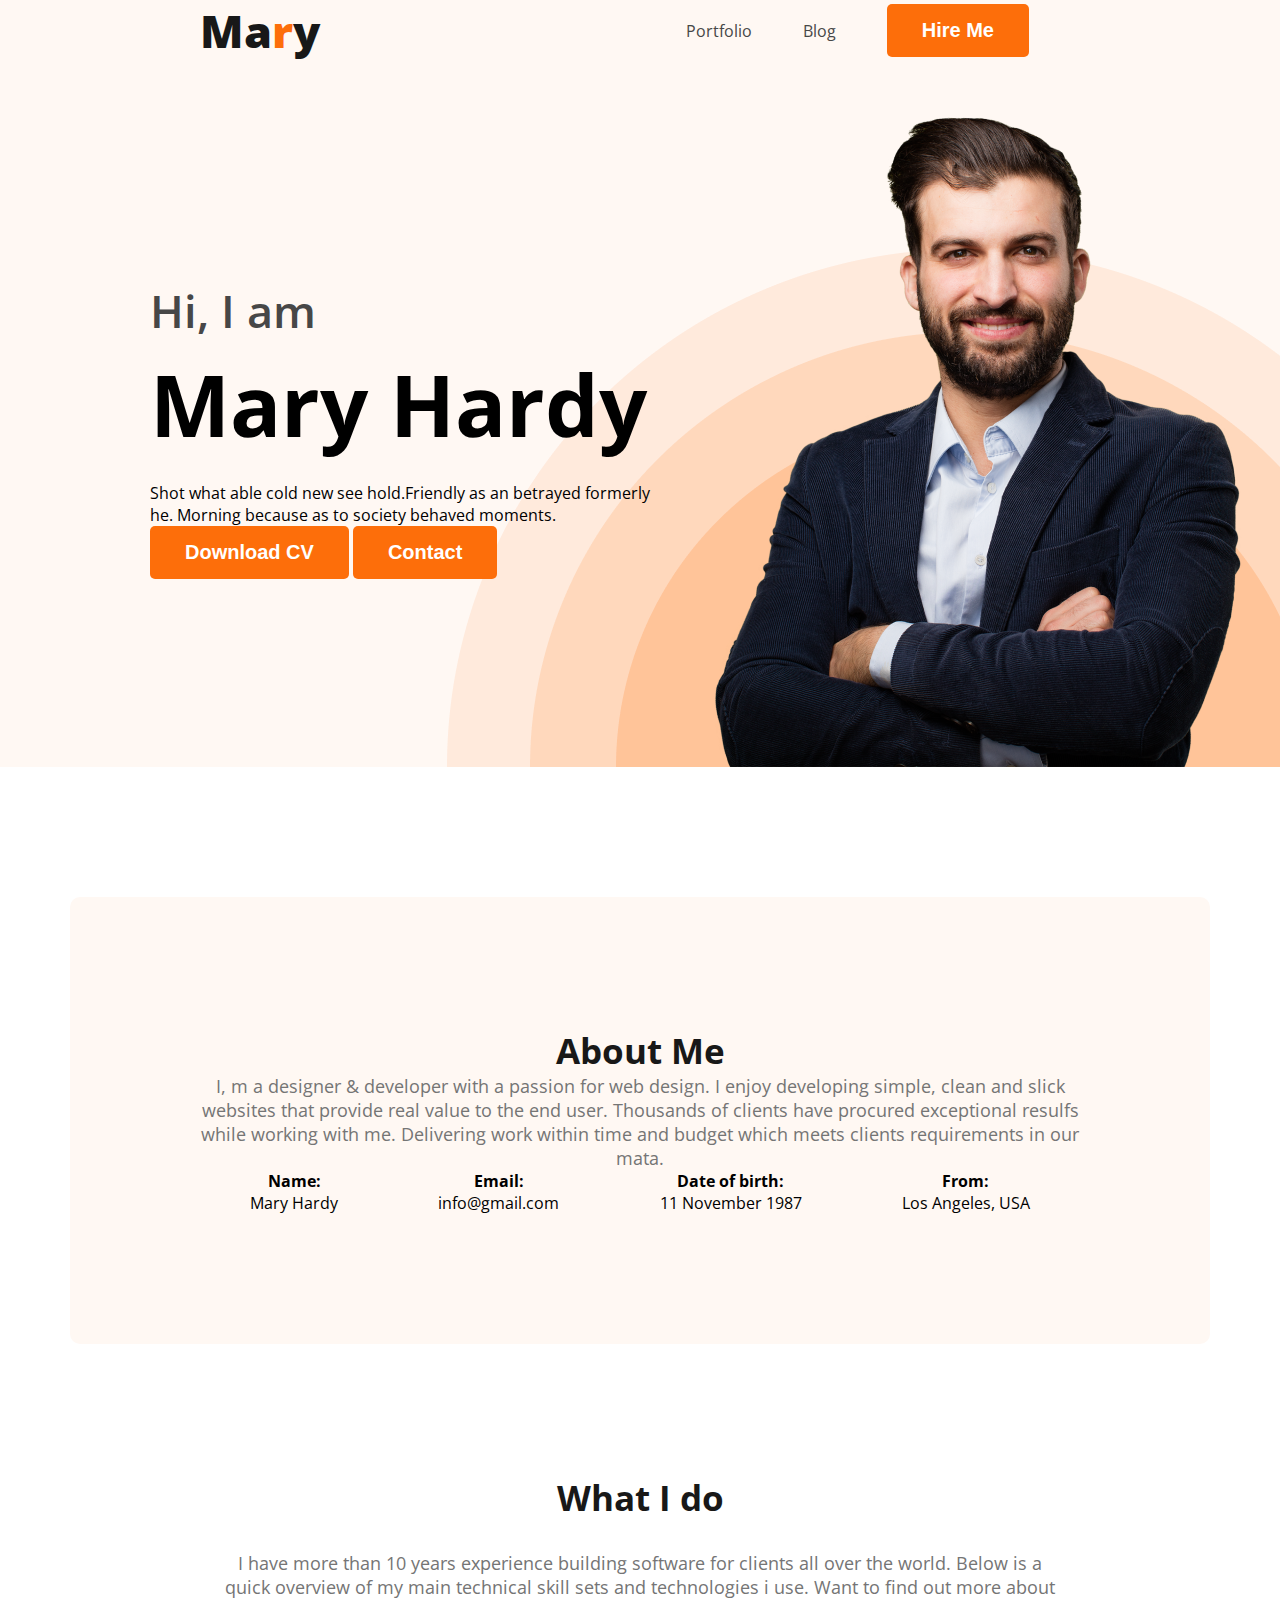
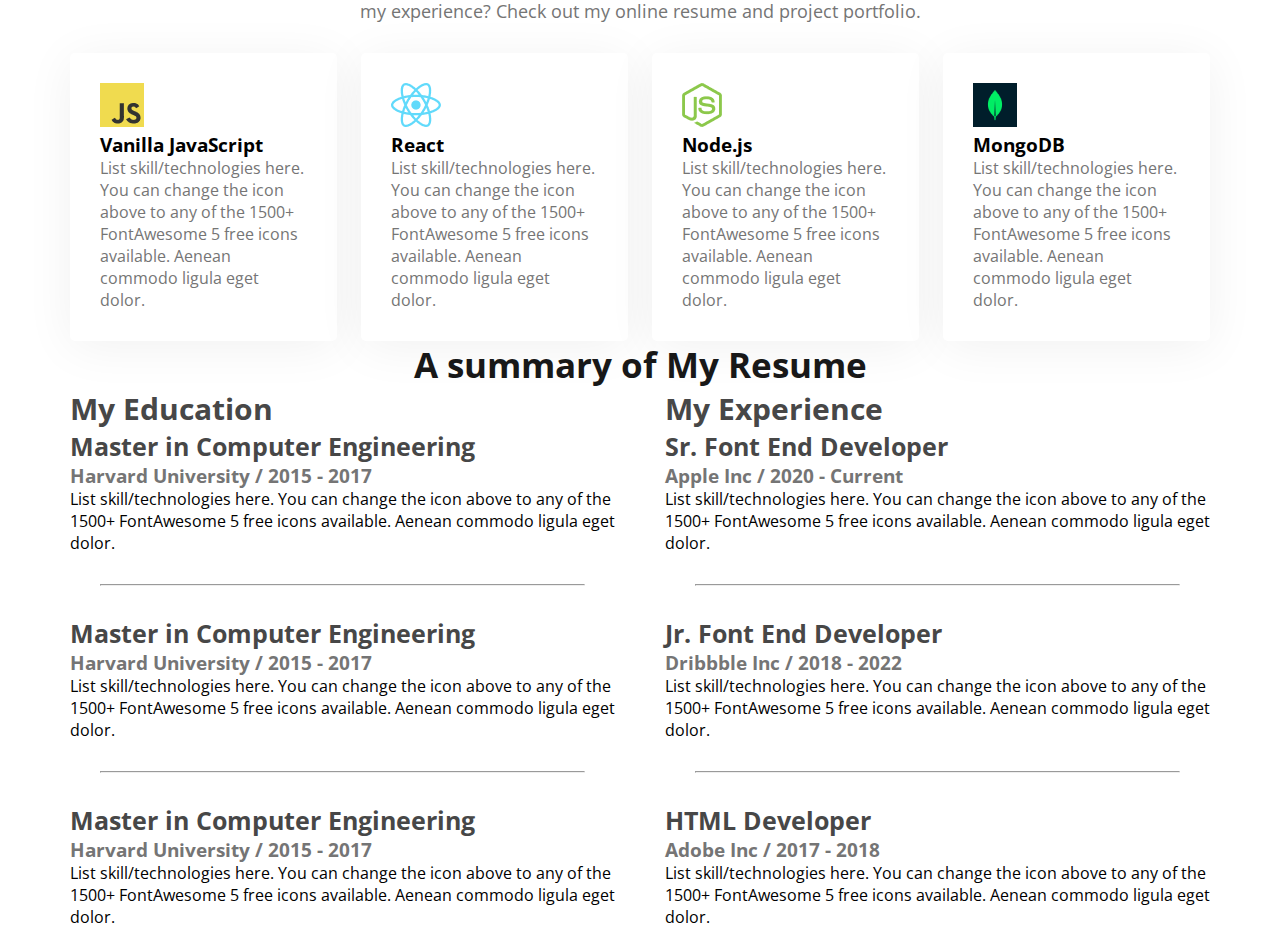
<file: index.html>
<!DOCTYPE html>
<html lang="en">
<head>
    <meta charset="UTF-8">
    <meta name="viewport" content="width=device-width, initial-scale=1.0">
    <title>Web Developer Portfolio</title>
    <link rel="preconnect" href="https://fonts.googleapis.com">
    <link rel="preconnect" href="https://fonts.gstatic.com" crossorigin>
    <link href="https://fonts.googleapis.com/css2?family=Open+Sans:wght@800&display=swap" rel="stylesheet">
    <link rel="stylesheet" href="styles/portfolio.css">
</head>
<body>
    <header class="header">
        <nav>
            <h3 class="nav-title">Ma<span class="text-primary">r</span>y</h3>
            <ul>
                <li><a href="">Portfolio</a></li>
                <li><a href="">Blog</a></li>
                <li><button class="button-primary">Hire Me</button></li>
            </ul>
        </nav>
        <div class="banner">
            <div class="banner-content">
                <h3 class="banner-greeting">Hi, I  am</h3>
                <h1 class="banner-title">Mary Hardy</h1>
                <p>Shot what able cold new see hold.Friendly as an betrayed formerly he. Morning because as to society behaved moments.</p>
                <button class="button-primary">Download CV</button>
                <button class="button-primary">Contact</button>
            </div>
            <img class="profile-picutre" src="images/hardy.png"> 
        </div>
    </header>
    
    <main>
        <section class="about">
            <h3 class="section-title">About Me</h3>
            <p class="section-description">I, m a designer & developer with a passion for web design. I enjoy developing simple, clean and slick websites that provide real value to the end user. Thousands of clients have procured exceptional resulfs while working with me. Delivering work within time and budget which meets clients requirements in our mata.</p>
            <div class="about-info-container">
                <div class="about-info">
                    <h4 class="info-title">Name:</h4>
                    <p class="info-description">Mary Hardy</p>
                </div>
                <div class="about-info">
                    <h4 class="info-title">Email:</h4>
                    <p class="info-description">info@gmail.com</p>
                </div>
                <div class="about-info">
                    <h4 class="info-title">Date of birth:</h4>
                    <p class="info-description">11 November 1987</p>
                </div>
                <div class="about-info">
                    <h4 class="info-title">From:</h4>
                    <p class="info-description">Los Angeles, USA</p>
                </div>
            </div>
        </section>
        <section>
            <h3 class="section-title">What I do</h3>
            <p id="what-to-do" class="section-description">
                I have more than 10 years experience building software for clients all over the world. Below is a quick overview of my main technical skill sets and technologies i use. Want to find out more about my experience? Check out my online resume and project portfolio.
            </p>
            <div class="skills-container">
                <div class="skill">
                    <img src="images/icons/js.png" alt="">
                    <h3 class="skill-title">Vanilla JavaScript</h3>
                    <p class="skill-description">List skill/technologies here. You can change the icon above to any of the 1500+ FontAwesome 5 free icons available. Aenean commodo ligula eget dolor.</p>
                </div>
                <div class="skill">
                    <img src="images/icons/react.png" alt="">
                    <h3 class="skill-title">React</h3>
                    <p class="skill-description">List skill/technologies here. You can change the icon above to any of the 1500+ FontAwesome 5 free icons available. Aenean commodo ligula eget dolor.</p>
                </div>
                <div class="skill">
                    <img src="images/icons/nodejs.png" alt="">
                    <h3 class="skill-title">Node.js</h3>
                    <p class="skill-description">List skill/technologies here. You can change the icon above to any of the 1500+ FontAwesome 5 free icons available. Aenean commodo ligula eget dolor.</p>
                </div>
                <div class="skill">
                    <img src="images/icons/mongo.png" alt="">
                    <h3 class="skill-title">MongoDB</h3>
                    <p class="skill-description">List skill/technologies here. You can change the icon above to any of the 1500+ FontAwesome 5 free icons available. Aenean commodo ligula eget dolor.</p>
                </div>
            </div>
        </section>
        
        <!-- Resume Section -->

        <section>
            <h3 class="section-title">A summary of My Resume</h3>
            <div class="resume-container">
                <div class="resume-column">
                    <h3 class="resume-column-title">My Education</h3>
                    <div class="resume-item">
                        <h2 class="resume-item-title">Master in Computer Engineering</h2>
                        <h3 class="resume-item-institute">Harvard University / 2015 - 2017</h3>
                        <p class="resume-item-description">List skill/technologies here. You can change the icon above 
                            to any of the 1500+ FontAwesome 5 free icons available. Aenean commodo ligula eget dolor.</p>
                    </div>
                    <hr>
                    <div class="resume-item">
                        <h2 class="resume-item-title">Master in Computer Engineering</h2>
                        <h3 class="resume-item-institute">Harvard University / 2015 - 2017</h3>
                        <p class="resume-item-description">List skill/technologies here. You can change the icon above 
                            to any of the 1500+ FontAwesome 5 free icons available. Aenean commodo ligula eget dolor.</p>
                    </div>
                    <hr>
                    <div class="resume-item">
                        <h2 class="resume-item-title">Master in Computer Engineering</h2>
                        <h3 class="resume-item-institute">Harvard University / 2015 - 2017</h3>
                        <p class="resume-item-description">List skill/technologies here. You can change the icon above 
                            to any of the 1500+ FontAwesome 5 free icons available. Aenean commodo ligula eget dolor.</p>
                    </div>
                </div>
                <div class="resume-column">
                    <h3 class="resume-column-title">My Experience</h3>
                    <div class="resume-item">
                        <h2 class="resume-item-title">Sr. Font End Developer</h2>
                        <h3 class="resume-item-institute">Apple Inc / 2020 - Current</h3>
                        <p class="resume-item-description">List skill/technologies here. You can change the icon above 
                            to any of the 1500+ FontAwesome 5 free icons available. Aenean commodo ligula eget dolor.</p>
                    </div>
                    <hr>
                    <div class="resume-item">
                        <h2 class="resume-item-title">Jr. Font End Developer</h2>
                        <h3 class="resume-item-institute">Dribbble Inc / 2018 - 2022</h3>
                        <p class="resume-item-description">List skill/technologies here. You can change the icon above 
                            to any of the 1500+ FontAwesome 5 free icons available. Aenean commodo ligula eget dolor.</p>
                    </div>
                    <hr>
                    <div class="resume-item">
                        <h2 class="resume-item-title">HTML Developer</h2>
                        <h3 class="resume-item-institute">Adobe Inc / 2017 - 2018</h3>
                        <p class="resume-item-description">List skill/technologies here. You can change the icon above 
                            to any of the 1500+ FontAwesome 5 free icons available. Aenean commodo ligula eget dolor.</p>
                    </div>
                </div>
            </div>
        </section>
    </main>

    <footer>

    </footer>
</body>
</html>
</file>
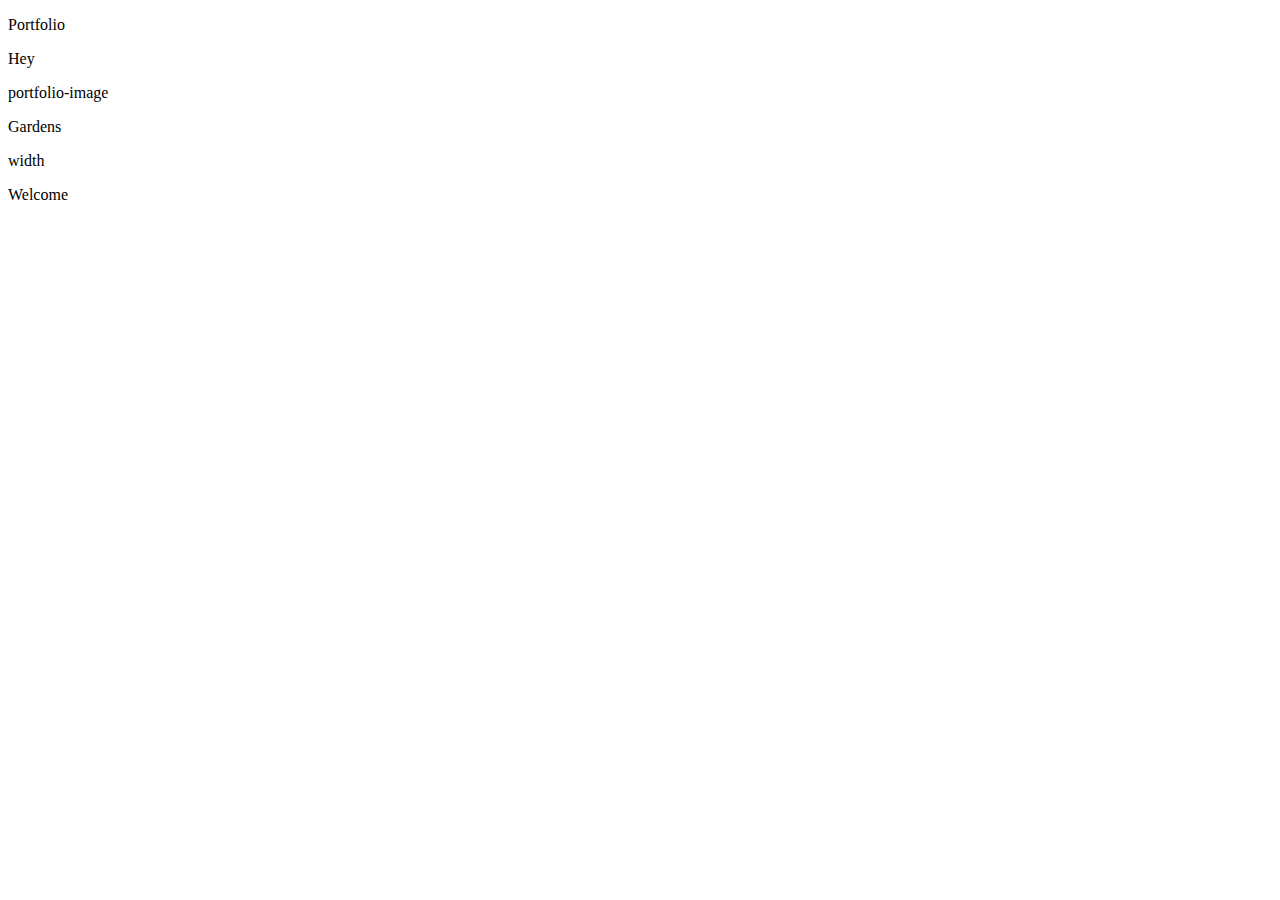
<file: web-developer-portfolio/item.html>
<!DOCTYPE html>
<html lang="en">
<head>
    <meta charset="UTF-8">
    <meta name="viewport" content="width=device-width, initial-scale=1.0">
    <title>Document</title>
</head>
<body>
    <div class="container">
        <p class="item">Portfolio</p>
        <p class="item">Hey</p>
        <p class="item">portfolio-image</p>
        <p class="item">Gardens</p>
        <p class="item">width</p>
        <p class="item">Welcome</p>
    </div>
</body>
</html>
</file>
<file: styles/portfolio.css>
* {
    margin: 0;
    padding: 0;
}

/* Shared Styles */
body {
    font-family: 'Open Sans', sans-serif;
}

.text-primary {
    color: #FD6E0A;
}

.button-primary {
    border-radius: 5px;
    background: #FD6E0A;
    border: none;
    color: var(--White-Color, #FFF);
    font-size: 20px;
    font-weight: 700;
    padding: 15px 35px;
}

.section-title {
    color: #181818;
    text-align: center;
    font-size: 35px;
    font-weight: 700;
}

.section-description {
    color: #757575;
    text-align: center;
    font-size: 18px;
    font-weight: 400; 
}

/* nav related styles */
nav {
    display: flex;
    justify-content: space-between;
    align-items: center;
    margin: 0 200px;
}


.nav-title {
    color: var(--Dark-01, #181818);
    font-size: 45px;
    font-weight: 800; 
}

nav ul {
    display: flex;
    align-items: center;
}

nav li {
    list-style: none;
    margin-right: 51px;
    
}

nav a {
    text-decoration: none;
    color: #474747;
}


/* Header related styles */

.header {
    background: #FFF8F3; 
    background-image: url('/images/header_bg.png');
    background-repeat: no-repeat;
    background-position: bottom right;
}

.banner {
    padding: 30px 30px 0px 150px;
    align-items: center;
    display: flex;
    justify-content: space-between;
}

.banner .profile-picture {
    width: 500px;

}

.banner-greeting {
    font-size: 45px; 
    font-weight: 600; 
    color: #474747;
    margin-bottom: 0px;
}

.banner-title {
    font-size: 85px;
    font-weight: 700; 
    margin-top: 5px;
    margin-bottom: 20px;
}

.banner-description {
    margin-bottom: 30px;
    margin-top: 20px;
}

.banner-content {
    max-width: 500px;
}

/* Main Section Styles */

main {
    max-width: 1140px;
    margin: 0 auto;
}

/* About Section Styles */

.about {
    padding: 130px;
    border-radius: 10px;
    background: #FFF8F3; 
    margin: 130px 0px;
}

.about-info-container {
    display: flex;
    justify-content: space-around;
}

.about-info {
    text-align: center;
}

/* Skills Related Styles */

.skills-container {
    display: flex;
    gap: 24px;
}

.skill {
    padding: 30px;
    border-radius: 5px;
    background: #FFF;
    box-shadow: 0px 6px 50px 0px rgba(0, 0, 0, 0.06); 
}

#what-to-do {
    padding: 30px 150px;
}

.skill-description {
    color: #757575;
}

/* Resume Section */

.resume-column-title {
    color:#474747;
    font-size: 30px;
    font-weight: 700; 
}

.resume-container {
    display: flex;
    gap: 50px;
}

.resume-item-institute, .resume-item-container {
    color:#757575; 
}

.resume-item-title {
    color:#474747;
    font-size: 25px;
    font-weight: 700; 
}

.resume-container hr {
    margin: 30px;
}

.hide {
    display: none;
}
</file>
